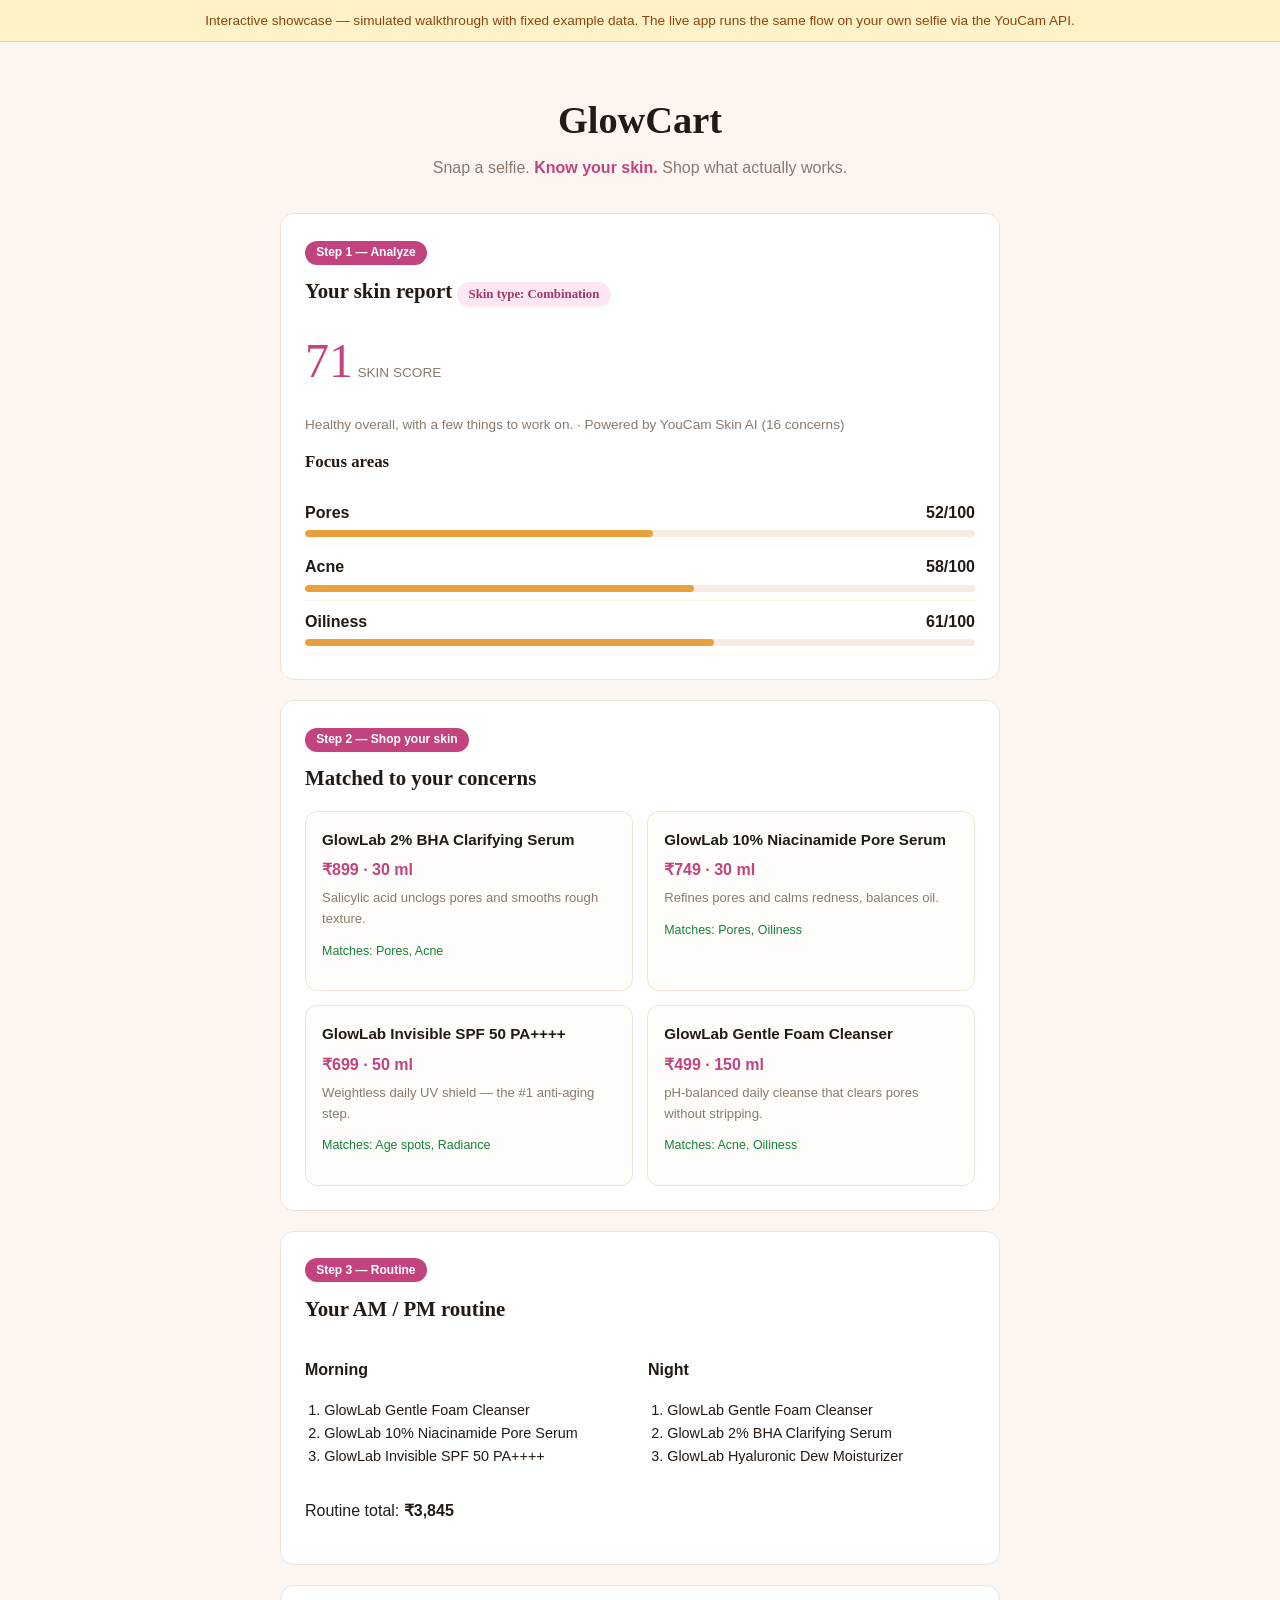
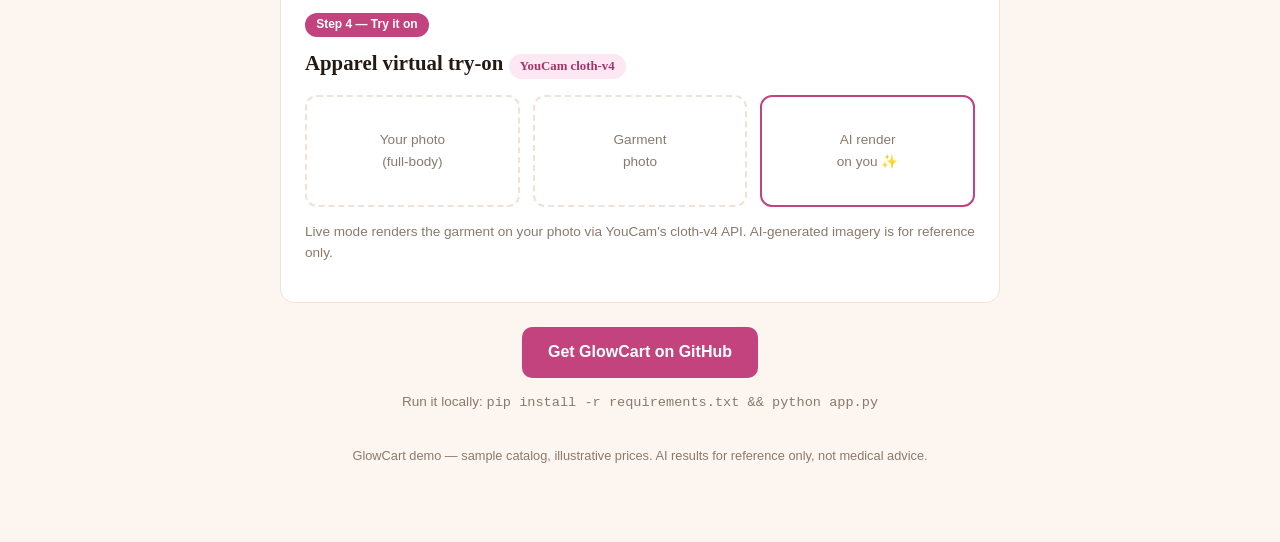
<file: demo/index.html>
<!DOCTYPE html>
<html lang="en">
<head>
<meta charset="utf-8">
<meta name="viewport" content="width=device-width, initial-scale=1">
<title>GlowCart — Interactive Showcase (simulated)</title>
<style>
  :root { --paper:#fdf6f0; --ink:#241a14; --muted:#8a7a6d; --rose:#c2437e; --card:#fff; --line:#f0e2d6; --amber-bg:#fef3c7; --green:#15803d; }
  * { box-sizing:border-box; }
  body { margin:0; background:var(--paper); color:var(--ink);
    font-family:-apple-system,BlinkMacSystemFont,"Segoe UI",Roboto,Helvetica,Arial,sans-serif; line-height:1.6; }
  .column { max-width:760px; margin:0 auto; padding:2rem 1.25rem 4rem; }
  .sim-banner { background:var(--amber-bg); color:#92400e; text-align:center; font-size:.85rem;
    padding:.6rem 1rem; border-bottom:1px solid #f5d78e; }
  h1 { font-family:Georgia,serif; font-size:2.4rem; text-align:center; margin:1rem 0 .25rem; }
  .tagline { text-align:center; color:var(--muted); margin:0 0 2rem; }
  .card { background:var(--card); border:1px solid var(--line); border-radius:14px; padding:1.5rem; margin-bottom:1.25rem; }
  .card h2 { font-family:Georgia,serif; font-size:1.3rem; margin:0 0 1rem; }
  .step { display:inline-block; background:var(--rose); color:#fff; font-size:.75rem; font-weight:700;
    border-radius:999px; padding:.15rem .7rem; margin-bottom:.6rem; }
  .pill { display:inline-block; background:#fce7f3; color:#a03568; font-size:.8rem; font-weight:600;
    border-radius:999px; padding:.15rem .7rem; }
  .score-hero-num { font-family:Georgia,serif; font-size:3rem; color:var(--rose); }
  .concern-row { display:grid; grid-template-columns:1fr auto; gap:.3rem 1rem; padding:.5rem 0;
    border-bottom:1px solid #faf3ea; align-items:center; }
  .bar { height:7px; background:#f6ece1; border-radius:999px; overflow:hidden; grid-column:1/-1; }
  .bar-fill { height:100%; border-radius:999px; }
  .product-grid { display:grid; grid-template-columns:1fr 1fr; gap:.9rem; }
  .product { border:1px solid var(--line); border-radius:12px; padding:1rem; background:#fffdf9; }
  .product h4 { margin:0 0 .3rem; font-size:.95rem; }
  .price { font-weight:700; color:var(--rose); }
  .blurb { font-size:.82rem; color:var(--muted); margin:.3rem 0; }
  .match { font-size:.78rem; color:var(--green); }
  .routine-cols { display:grid; grid-template-columns:1fr 1fr; gap:1rem; }
  .routine-cols ol { padding-left:1.2rem; font-size:.9rem; }
  .tryon-box { display:grid; grid-template-columns:1fr 1fr 1fr; gap:.8rem; text-align:center; }
  .ph { border:2px dashed var(--line); border-radius:12px; padding:2rem .5rem; color:var(--muted); font-size:.85rem; }
  .cta { text-align:center; margin-top:1.5rem; }
  .cta a { display:inline-block; background:var(--rose); color:#fff; text-decoration:none;
    border-radius:10px; padding:.8rem 1.6rem; font-weight:700; }
  footer { text-align:center; color:var(--muted); font-size:.8rem; margin-top:2rem; }
  @media (max-width:600px){ .product-grid,.routine-cols{ grid-template-columns:1fr; } .tryon-box{ grid-template-columns:1fr; } }
</style>
</head>
<body>
<div class="sim-banner">Interactive showcase — simulated walkthrough with fixed example data. The live app runs the same flow on your own selfie via the YouCam API.</div>
<main class="column">
  <h1>GlowCart</h1>
  <p class="tagline">Snap a selfie. <strong style="color:var(--rose)">Know your skin.</strong> Shop what actually works.</p>

  <div class="card">
    <span class="step">Step 1 — Analyze</span>
    <h2>Your skin report <span class="pill">Skin type: Combination</span></h2>
    <div><span class="score-hero-num">71</span> <span style="color:var(--muted); font-size:.85rem">SKIN SCORE</span></div>
    <p style="color:var(--muted); font-size:.85rem">Healthy overall, with a few things to work on. · Powered by YouCam Skin AI (16 concerns)</p>
    <h2 style="font-size:1.05rem">Focus areas</h2>
    <div class="concern-row"><div><strong>Pores</strong></div><div><strong>52/100</strong></div>
      <div class="bar"><div class="bar-fill" style="width:52%; background:#e8a13c"></div></div></div>
    <div class="concern-row"><div><strong>Acne</strong></div><div><strong>58/100</strong></div>
      <div class="bar"><div class="bar-fill" style="width:58%; background:#e8a13c"></div></div></div>
    <div class="concern-row"><div><strong>Oiliness</strong></div><div><strong>61/100</strong></div>
      <div class="bar"><div class="bar-fill" style="width:61%; background:#e8a13c"></div></div></div>
  </div>

  <div class="card">
    <span class="step">Step 2 — Shop your skin</span>
    <h2>Matched to your concerns</h2>
    <div class="product-grid">
      <div class="product"><h4>GlowLab 2% BHA Clarifying Serum</h4>
        <div class="price">₹899 · 30 ml</div>
        <p class="blurb">Salicylic acid unclogs pores and smooths rough texture.</p>
        <p class="match">Matches: Pores, Acne</p></div>
      <div class="product"><h4>GlowLab 10% Niacinamide Pore Serum</h4>
        <div class="price">₹749 · 30 ml</div>
        <p class="blurb">Refines pores and calms redness, balances oil.</p>
        <p class="match">Matches: Pores, Oiliness</p></div>
      <div class="product"><h4>GlowLab Invisible SPF 50 PA++++</h4>
        <div class="price">₹699 · 50 ml</div>
        <p class="blurb">Weightless daily UV shield — the #1 anti-aging step.</p>
        <p class="match">Matches: Age spots, Radiance</p></div>
      <div class="product"><h4>GlowLab Gentle Foam Cleanser</h4>
        <div class="price">₹499 · 150 ml</div>
        <p class="blurb">pH-balanced daily cleanse that clears pores without stripping.</p>
        <p class="match">Matches: Acne, Oiliness</p></div>
    </div>
  </div>

  <div class="card">
    <span class="step">Step 3 — Routine</span>
    <h2>Your AM / PM routine</h2>
    <div class="routine-cols">
      <div><h3 style="font-size:1rem">Morning</h3>
        <ol><li>GlowLab Gentle Foam Cleanser</li><li>GlowLab 10% Niacinamide Pore Serum</li>
        <li>GlowLab Invisible SPF 50 PA++++</li></ol></div>
      <div><h3 style="font-size:1rem">Night</h3>
        <ol><li>GlowLab Gentle Foam Cleanser</li><li>GlowLab 2% BHA Clarifying Serum</li>
        <li>GlowLab Hyaluronic Dew Moisturizer</li></ol></div>
    </div>
    <p>Routine total: <strong>₹3,845</strong></p>
  </div>

  <div class="card">
    <span class="step">Step 4 — Try it on</span>
    <h2>Apparel virtual try-on <span class="pill">YouCam cloth-v4</span></h2>
    <div class="tryon-box">
      <div class="ph">Your photo<br>(full-body)</div>
      <div class="ph">Garment<br>photo</div>
      <div class="ph" style="border-style:solid; border-color:var(--rose)">AI render<br>on you ✨</div>
    </div>
    <p style="color:var(--muted); font-size:.85rem">Live mode renders the garment on your photo via YouCam's cloth-v4 API. AI-generated imagery is for reference only.</p>
  </div>

  <div class="cta">
    <a href="https://github.com/arindewangan/glowcart">Get GlowCart on GitHub</a>
    <p style="color:var(--muted); font-size:.85rem;">Run it locally: <code>pip install -r requirements.txt &amp;&amp; python app.py</code></p>
  </div>

  <footer><p>GlowCart demo — sample catalog, illustrative prices. AI results for reference only, not medical advice.</p></footer>
</main>
</body>
</html>
</file>
